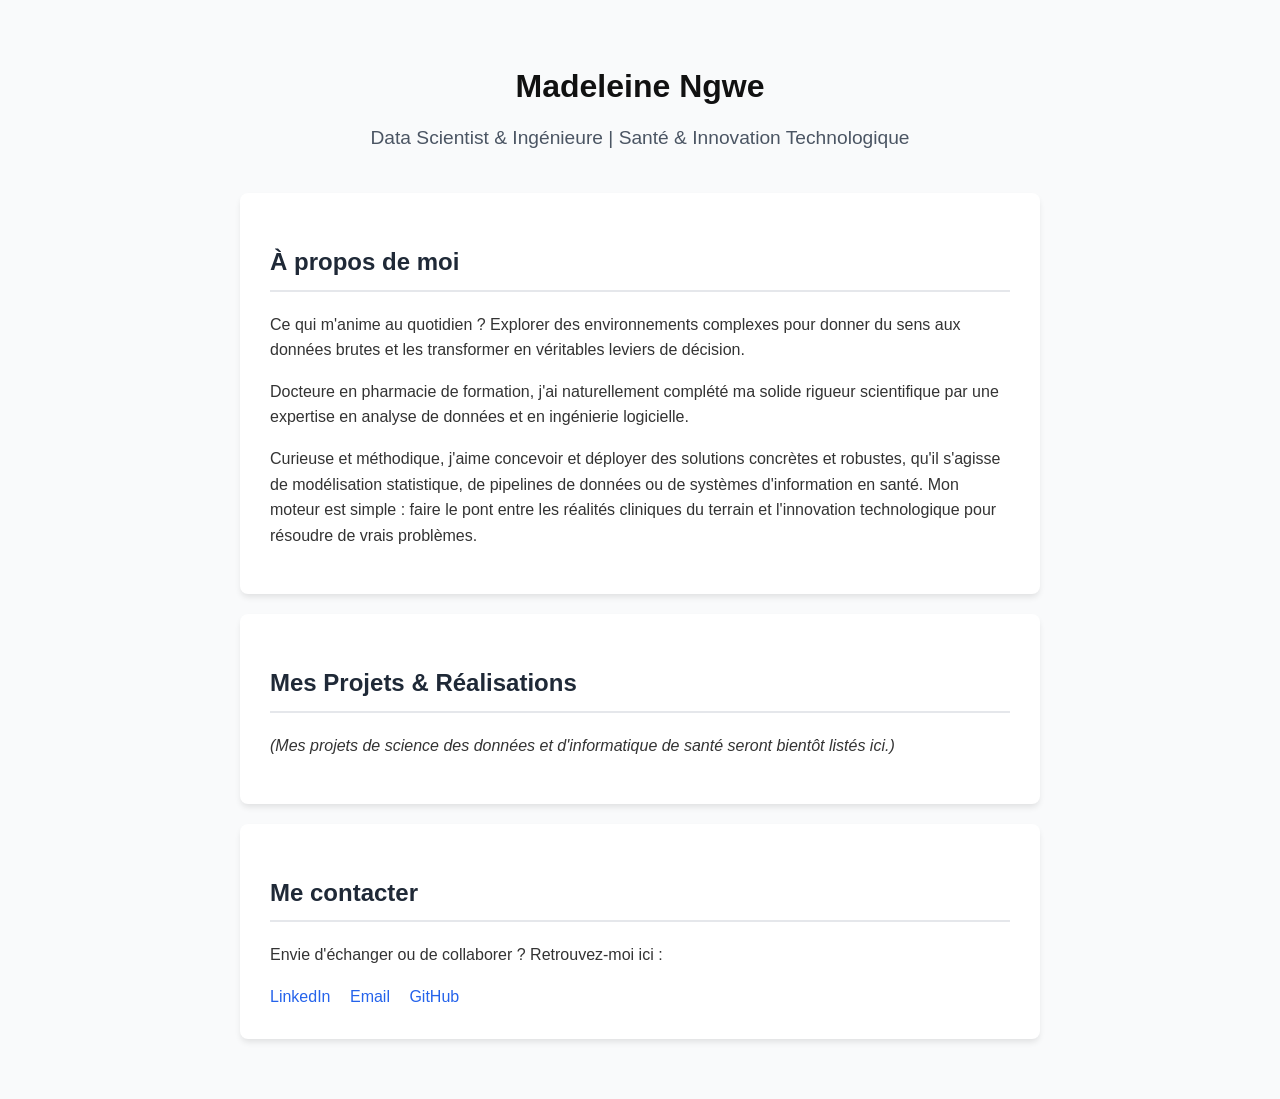
<file: index.html>
<!DOCTYPE html>
<html lang="fr">
<head>
    <meta charset="UTF-8">
    <meta name="viewport" content="width=device-width, initial-scale=1.0">
    <title>Madeleine Ngwe | Portfolio Data & Santé</title>
    <style>
        body {
            font-family: -apple-system, BlinkMacSystemFont, "Segoe UI", Roboto, Helvetica, Arial, sans-serif;
            line-height: 1.6;
            color: #333;
            max-width: 800px;
            margin: 0 auto;
            padding: 40px 20px;
            background-color: #f9fafb;
        }
        header {
            text-align: center;
            margin-bottom: 40px;
        }
        h1 {
            color: #111;
            margin-bottom: 10px;
        }
        .tagline {
            font-size: 1.2rem;
            color: #4b5563;
            margin-bottom: 20px;
        }
        .card {
            background: white;
            padding: 30px;
            border-radius: 8px;
            box-shadow: 0 4px 6px -1px rgba(0, 0, 0, 0.1);
            margin-bottom: 20px;
        }
        h2 {
            color: #1f2937;
            border-bottom: 2px solid #e5e7eb;
            padding-bottom: 8px;
        }
        .contact-links a {
            display: inline-block;
            margin-right: 15px;
            color: #2563eb;
            text-decoration: none;
            font-weight: 500;
        }
        .contact-links a:hover {
            text-decoration: underline;
        }
    </style>
</head>
<body>

    <header>
        <h1>Madeleine Ngwe</h1>
        <div class="tagline">Data Scientist & Ingénieure | Santé & Innovation Technologique</div>
    </header>

    <div class="card">
        <h2>À propos de moi</h2>
        <p>Ce qui m'anime au quotidien ? Explorer des environnements complexes pour donner du sens aux données brutes et les transformer en véritables leviers de décision.</p>
        <p>Docteure en pharmacie de formation, j'ai naturellement complété ma solide rigueur scientifique par une expertise en analyse de données et en ingénierie logicielle.</p>
        <p>Curieuse et méthodique, j'aime concevoir et déployer des solutions concrètes et robustes, qu'il s'agisse de modélisation statistique, de pipelines de données ou de systèmes d'information en santé. Mon moteur est simple : faire le pont entre les réalités cliniques du terrain et l'innovation technologique pour résoudre de vrais problèmes.</p>
    </div>

    <div class="card">
        <h2>Mes Projets & Réalisations</h2>
        <p><em>(Mes projets de science des données et d'informatique de santé seront bientôt listés ici.)</em></p>
    </div>

    <div class="card contact-links">
        <h2>Me contacter</h2>
        <p>Envie d'échanger ou de collaborer ? Retrouvez-moi ici :</p>
        <a href="https://linkedin.com/in/VOTRE-PROFIL" target="_blank">LinkedIn</a>
        <a href="mailto:votre.email@example.com">Email</a>
        <a href="https://github.com/madeleine-ngwe" target="_blank">GitHub</a>
    </div>

</body>
</html>
</file>
